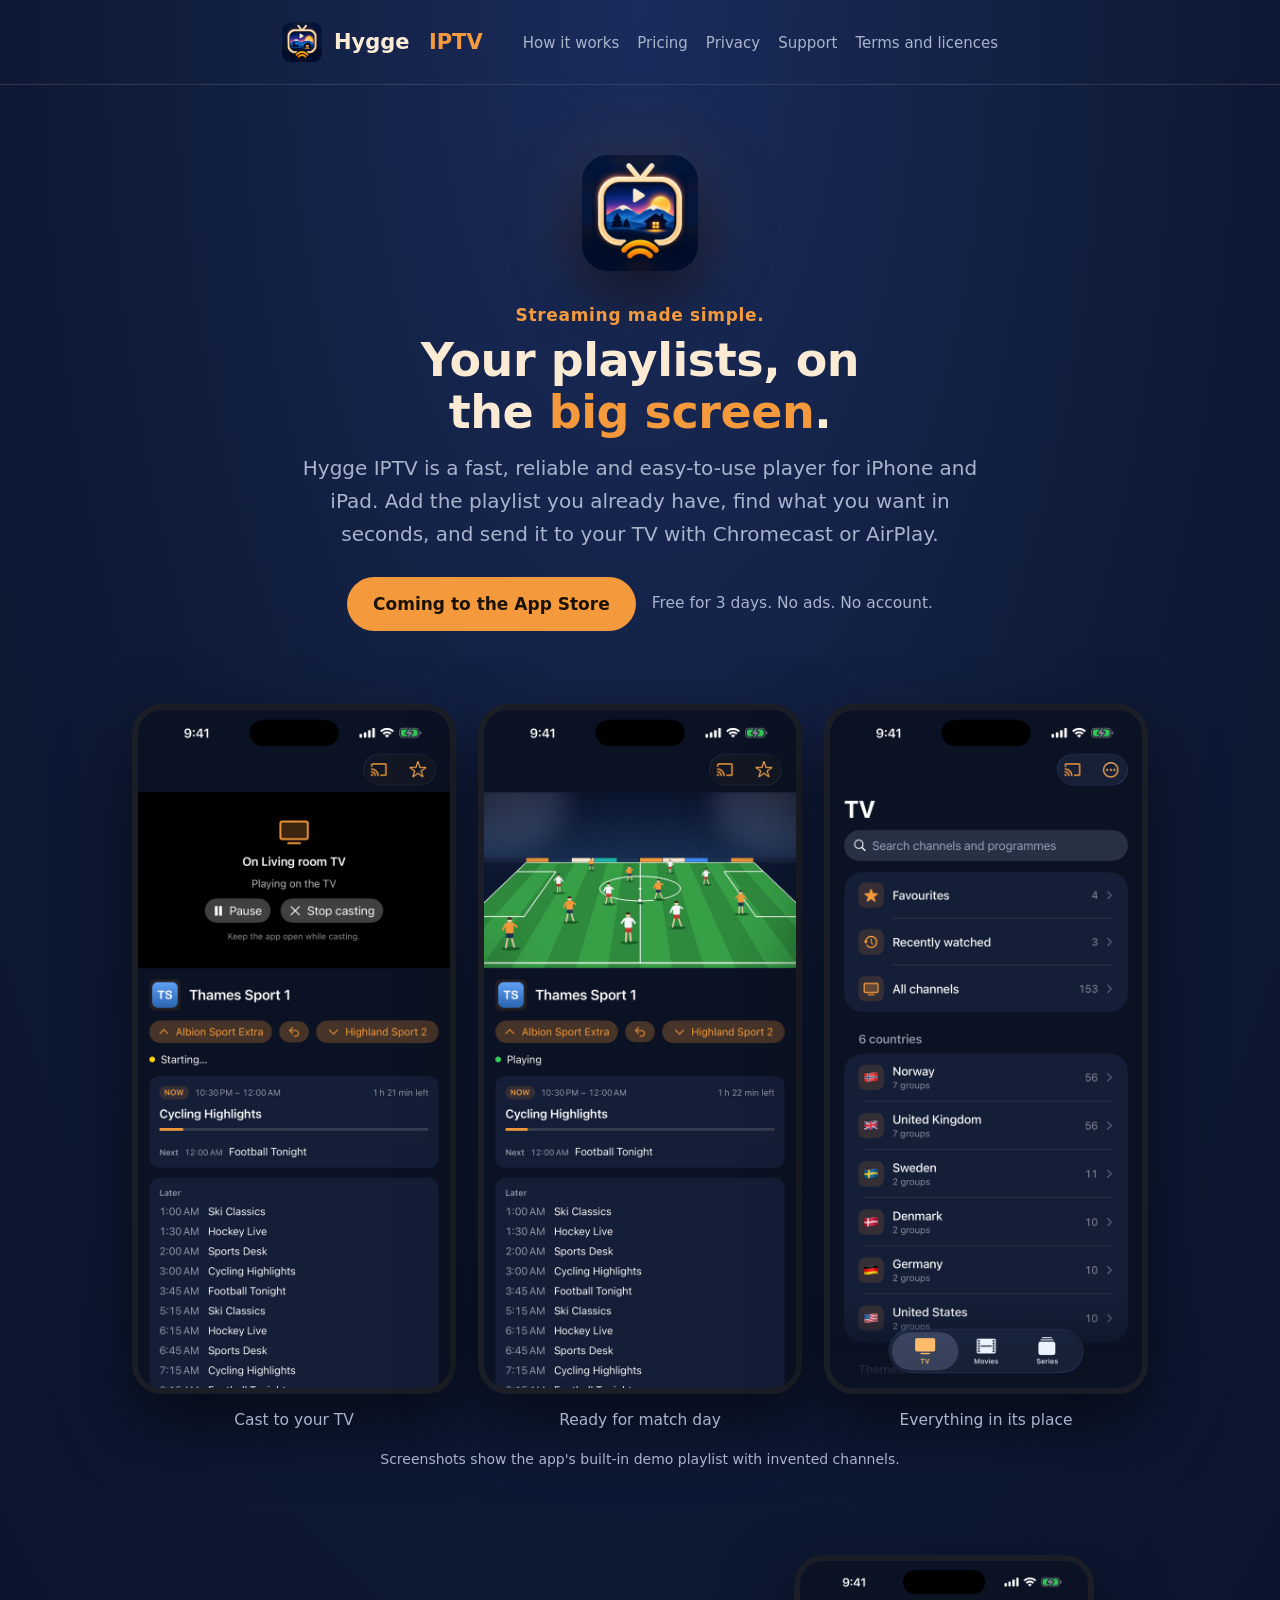
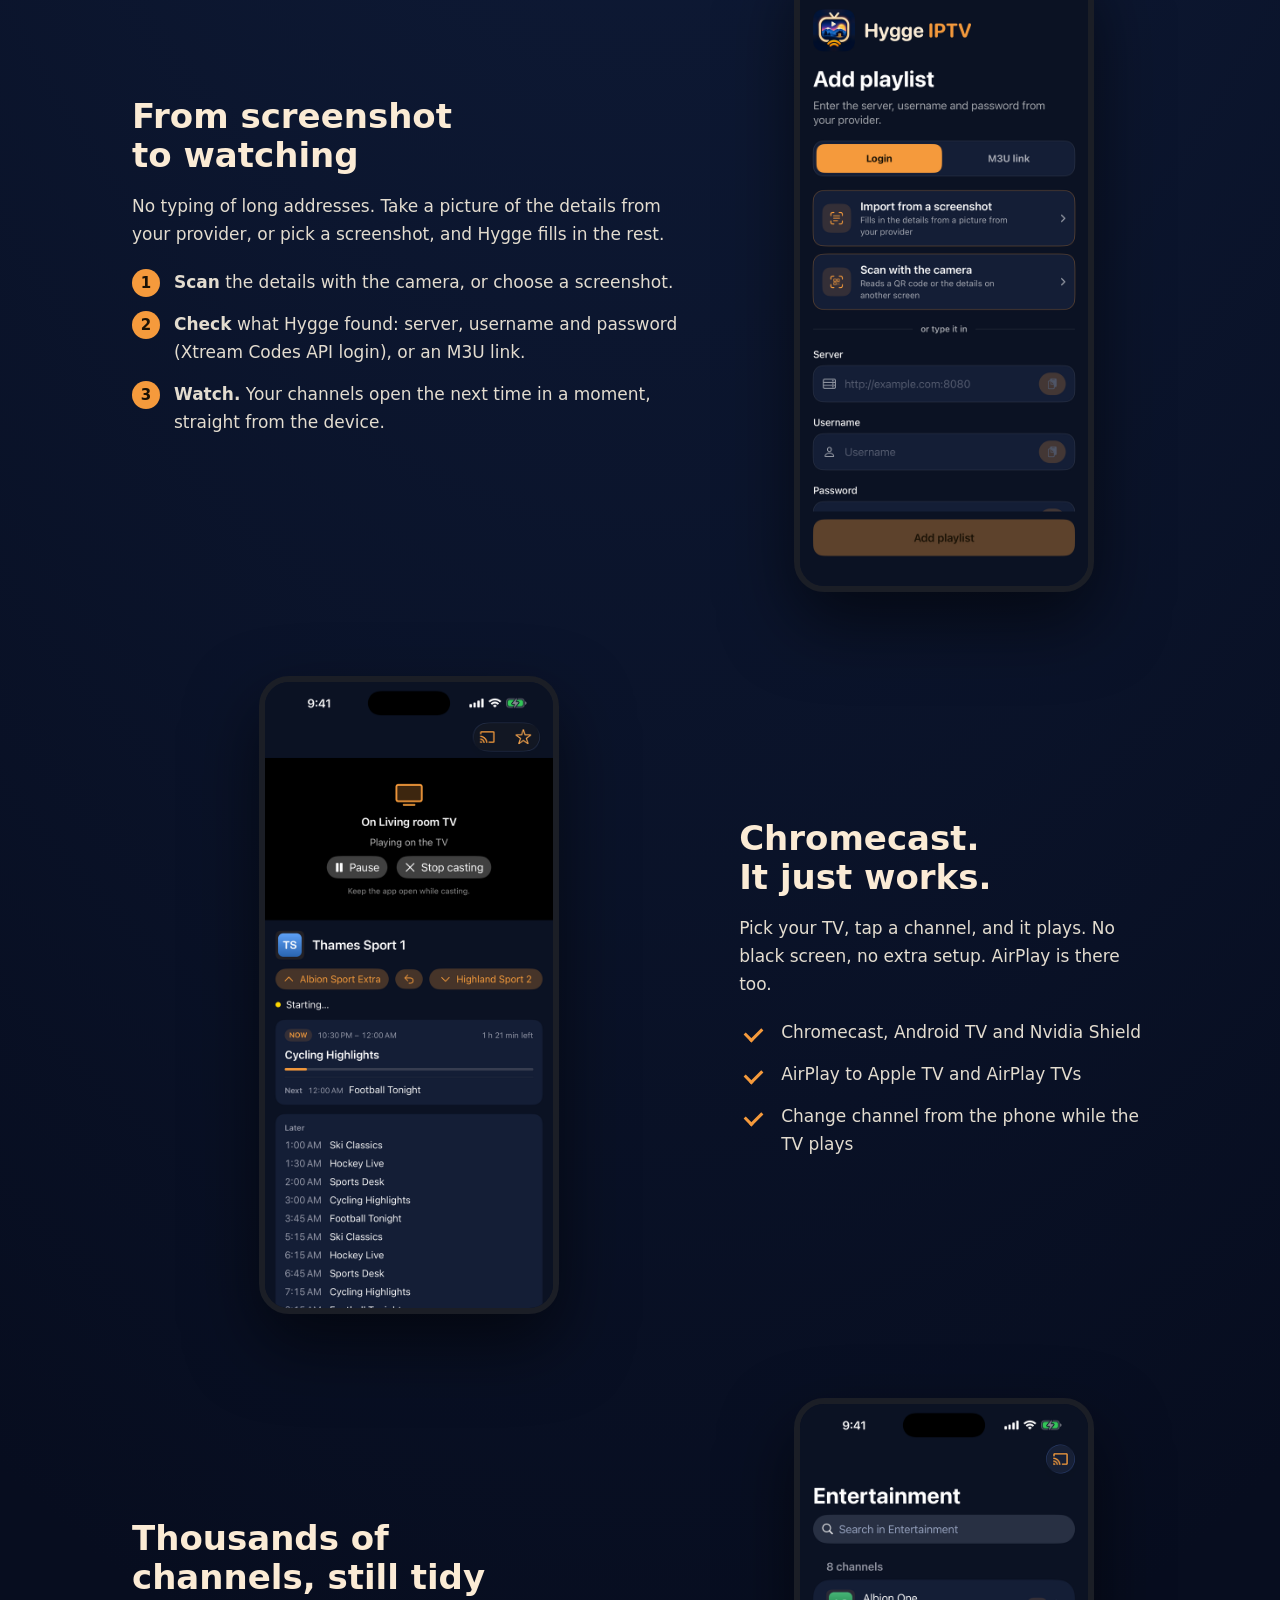
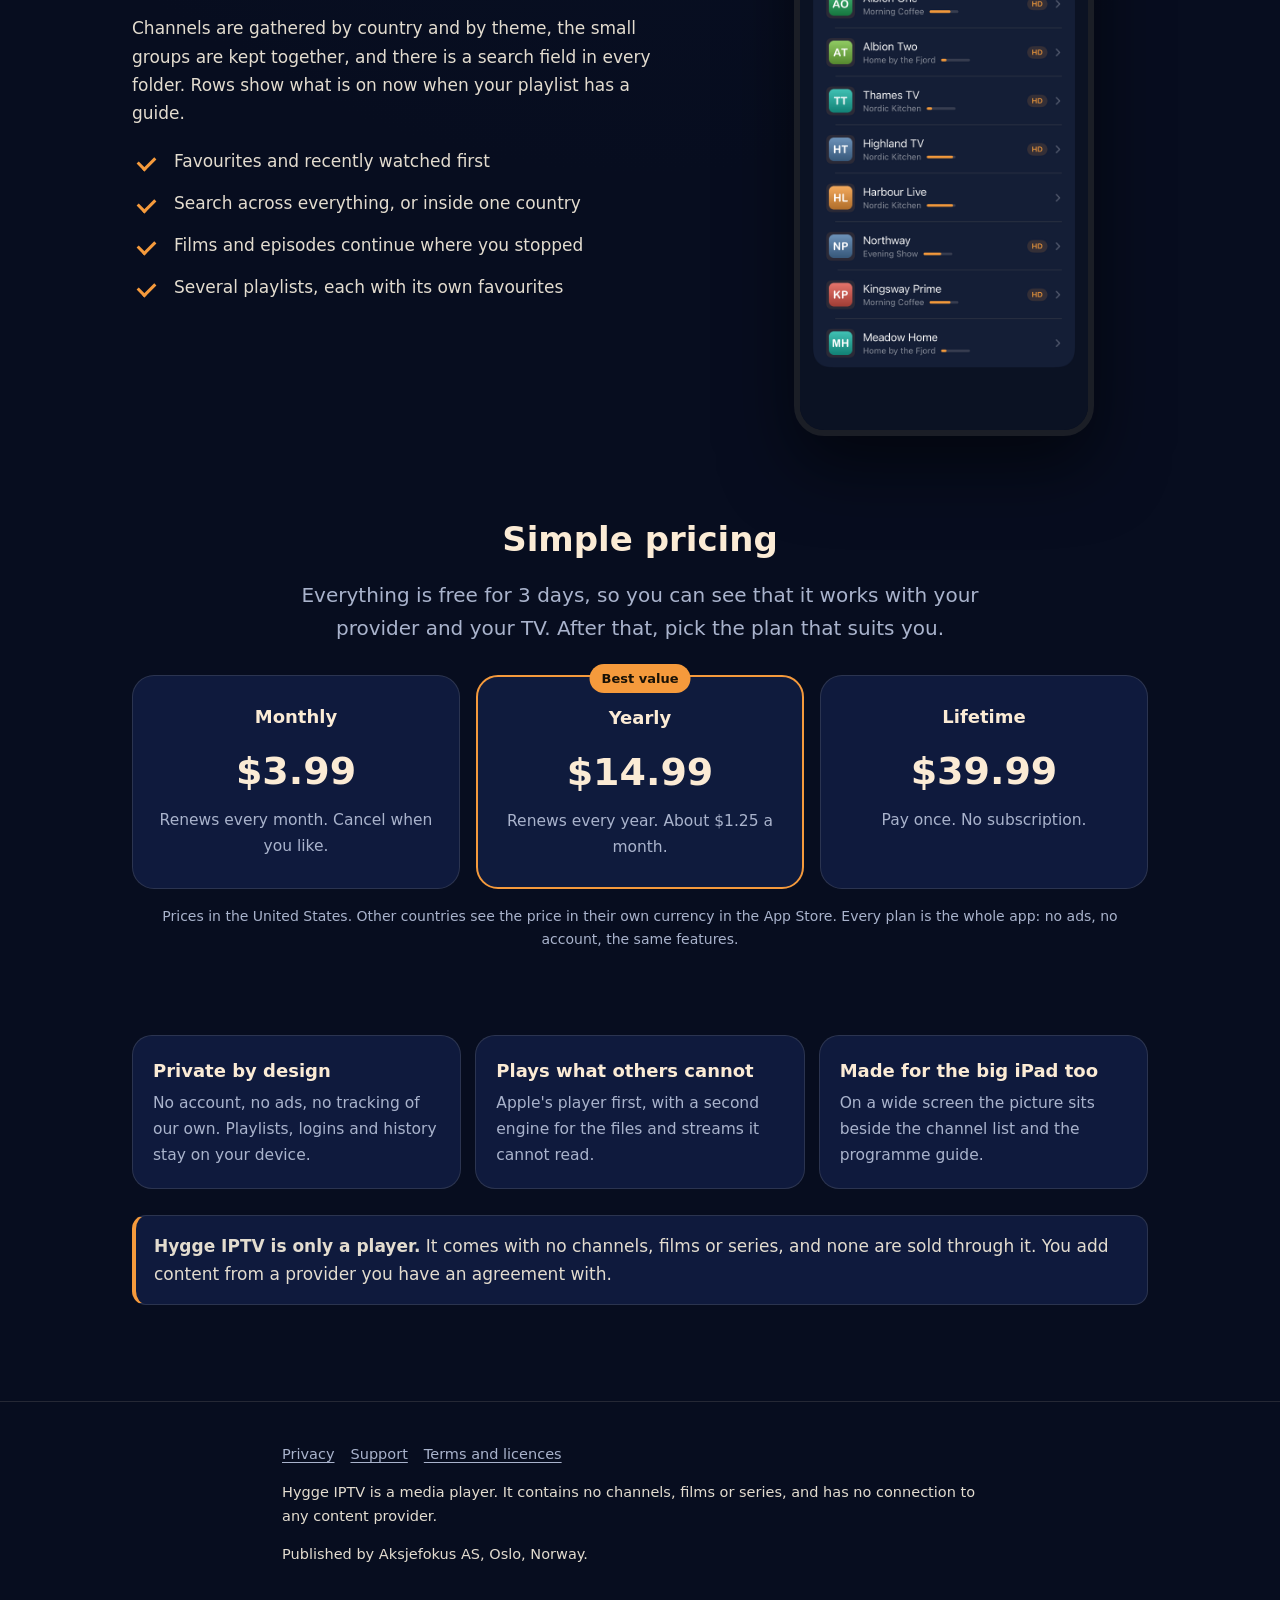
<file: index.html>
<!doctype html>
<html lang="en">
<head>
<meta charset="utf-8">
<meta name="viewport" content="width=device-width, initial-scale=1">
<title>Hygge IPTV – IPTV player for iPhone and iPad with Chromecast and AirPlay</title>
<meta name="description" content="A fast, reliable and easy-to-use IPTV player for your own M3U playlists and Xtream Codes API logins. Chromecast that works, AirPlay, programme guide, import from a screenshot. Free for 3 days, no ads, no account.">
<meta name="theme-color" content="#0e1a36">
<link rel="canonical" href="https://hyggeiptv.app/">
<meta property="og:type" content="website">
<meta property="og:site_name" content="Hygge IPTV">
<meta property="og:title" content="Hygge IPTV – IPTV player for iPhone and iPad with Chromecast and AirPlay">
<meta property="og:description" content="A fast, reliable and easy-to-use IPTV player for your own M3U playlists and Xtream Codes API logins. Chromecast that works, AirPlay, programme guide, import from a screenshot. Free for 3 days, no ads, no account.">
<meta property="og:url" content="https://hyggeiptv.app/">
<meta property="og:image" content="https://hyggeiptv.app/assets/share.png">
<meta property="og:image:width" content="1200">
<meta property="og:image:height" content="630">
<meta name="twitter:card" content="summary_large_image">
<meta name="twitter:title" content="Hygge IPTV – IPTV player for iPhone and iPad with Chromecast and AirPlay">
<meta name="twitter:description" content="A fast, reliable and easy-to-use IPTV player for your own M3U playlists and Xtream Codes API logins. Chromecast that works, AirPlay, programme guide, import from a screenshot. Free for 3 days, no ads, no account.">
<meta name="twitter:image" content="https://hyggeiptv.app/assets/share.png">
<script type="application/ld+json">
{
  "@context": "https://schema.org",
  "@type": "MobileApplication",
  "name": "Hygge IPTV",
  "description": "A media player for your own IPTV playlists (M3U links and Xtream Codes API logins) on iPhone and iPad, with Chromecast and AirPlay. It contains no channels, films or series.",
  "applicationCategory": "EntertainmentApplication",
  "operatingSystem": "iOS, iPadOS",
  "url": "https://hyggeiptv.app/",
  "image": "https://hyggeiptv.app/assets/icon-512.png",
  "offers": {
    "@type": "AggregateOffer",
    "priceCurrency": "USD",
    "lowPrice": "3.99",
    "highPrice": "39.99",
    "offerCount": "3"
  },
  "publisher": {
    "@type": "Organization",
    "name": "Aksjefokus AS",
    "url": "https://hyggeiptv.app/",
    "email": "support@hyggeiptv.app"
  }
}
</script>
<link rel="icon" href="assets/favicon.png">
<link rel="apple-touch-icon" href="assets/apple-touch-icon.png">
<link rel="stylesheet" href="style.css">
</head>
<body>
<header><div class="wrap">
  <a class="brand" href="index.html"><img src="assets/icon-512.png" alt="">Hygge&nbsp;<span>IPTV</span></a>
  <nav><a href="index.html#setup">How it works</a><a href="index.html#pricing">Pricing</a><a href="privacy.html">Privacy</a><a href="support.html">Support</a><a href="terms.html">Terms and licences</a></nav>
</div></header>
<main><div class="wrap wide">
<section class="hero">
  <img class="appicon" src="assets/icon-512.png" alt="Hygge IPTV app icon: an old TV showing a cabin with a lit window under mountains">
  <p class="kicker">Streaming made simple.</p>
  <h1>Your playlists, on the <span>big screen</span>.</h1>
  <p class="lead">Hygge IPTV is a fast, reliable and easy-to-use player for iPhone and iPad. Add the playlist you already have, find what you want in seconds, and send it to your TV with Chromecast or AirPlay.</p>
  <p class="cta"><span class="button">Coming to the App Store</span><span class="aside">Free for 3 days. No ads. No account.</span></p>
</section>

<section class="phones" aria-label="Screenshots from the app">
  <figure><img src="assets/shots/cast.png" alt="The player while a channel is playing on a TV through Chromecast" loading="lazy"><figcaption>Cast to your TV</figcaption></figure>
  <figure><img src="assets/shots/player.png" alt="The player with what is on now, the channels before and after, and the programme list" loading="lazy"><figcaption>Ready for match day</figcaption></figure>
  <figure><img src="assets/shots/home.png" alt="The home screen with favourites, recently watched, countries and themes" loading="lazy"><figcaption>Everything in its place</figcaption></figure>
</section>
<p class="fineprint">Screenshots show the app's built-in demo playlist with invented channels.</p>

<section class="band" id="setup">
  <div class="text">
    <h2>From screenshot to watching</h2>
    <p>No typing of long addresses. Take a picture of the details from your provider, or pick a screenshot, and Hygge fills in the rest.</p>
    <ol class="steps">
      <li><strong>Scan</strong> the details with the camera, or choose a screenshot.</li>
      <li><strong>Check</strong> what Hygge found: server, username and password (Xtream Codes API login), or an M3U link.</li>
      <li><strong>Watch.</strong> Your channels open the next time in a moment, straight from the device.</li>
    </ol>
  </div>
  <figure class="phone"><img src="assets/shots/add.png" alt="The add-playlist screen with import from a screenshot and from the camera" loading="lazy"></figure>
</section>

<section class="band reverse" id="cast">
  <div class="text">
    <h2>Chromecast. It just works.</h2>
    <p>Pick your TV, tap a channel, and it plays. No black screen, no extra setup. AirPlay is there too.</p>
    <ul class="ticks">
      <li>Chromecast, Android TV and Nvidia Shield</li>
      <li>AirPlay to Apple TV and AirPlay TVs</li>
      <li>Change channel from the phone while the TV plays</li>
    </ul>
  </div>
  <figure class="phone"><img src="assets/shots/cast.png" alt="The cast panel: playing on the living room TV" loading="lazy"></figure>
</section>

<section class="band" id="find">
  <div class="text">
    <h2>Thousands of channels, still tidy</h2>
    <p>Channels are gathered by country and by theme, the small groups are kept together, and there is a search field in every folder. Rows show what is on now when your playlist has a guide.</p>
    <ul class="ticks">
      <li>Favourites and recently watched first</li>
      <li>Search across everything, or inside one country</li>
      <li>Films and episodes continue where you stopped</li>
      <li>Several playlists, each with its own favourites</li>
    </ul>
  </div>
  <figure class="phone"><img src="assets/shots/country.png" alt="A country folder with its groups and a search field" loading="lazy"></figure>
</section>

<section id="pricing">
  <h2 class="center">Simple pricing</h2>
  <p class="lead center">Everything is free for 3 days, so you can see that it works with your provider and your TV. After that, pick the plan that suits you.</p>
  <div class="plans">
    <div class="plan"><h3>Monthly</h3><p class="price">$3.99</p><p>Renews every month. Cancel when you like.</p></div>
    <div class="plan best"><span class="tag">Best value</span><h3>Yearly</h3><p class="price">$14.99</p><p>Renews every year. About $1.25 a month.</p></div>
    <div class="plan"><h3>Lifetime</h3><p class="price">$39.99</p><p>Pay once. No subscription.</p></div>
  </div>
  <p class="fineprint center">Prices in the United States. Other countries see the price in their own currency in the App Store. Every plan is the whole app: no ads, no account, the same features.</p>
</section>

<section class="cards">
  <div class="card"><h3>Private by design</h3><p>No account, no ads, no tracking of our own. Playlists, logins and history stay on your device.</p></div>
  <div class="card"><h3>Plays what others cannot</h3><p>Apple's player first, with a second engine for the files and streams it cannot read.</p></div>
  <div class="card"><h3>Made for the big iPad too</h3><p>On a wide screen the picture sits beside the channel list and the programme guide.</p></div>
</section>

<div class="note"><p><strong>Hygge IPTV is only a player.</strong> It comes with no channels, films or series, and none are sold through it. You add content from a provider you have an agreement with.</p></div>

</div></main>
<footer><div class="wrap">
  <p><a href="privacy.html">Privacy</a><a href="support.html">Support</a><a href="terms.html">Terms and licences</a></p>
  <p>Hygge IPTV is a media player. It contains no channels, films or series, and has no connection to any content provider.</p>
  <p>Published by Aksjefokus AS, Oslo, Norway.</p>
</div></footer>
</body>
</html>
</file>
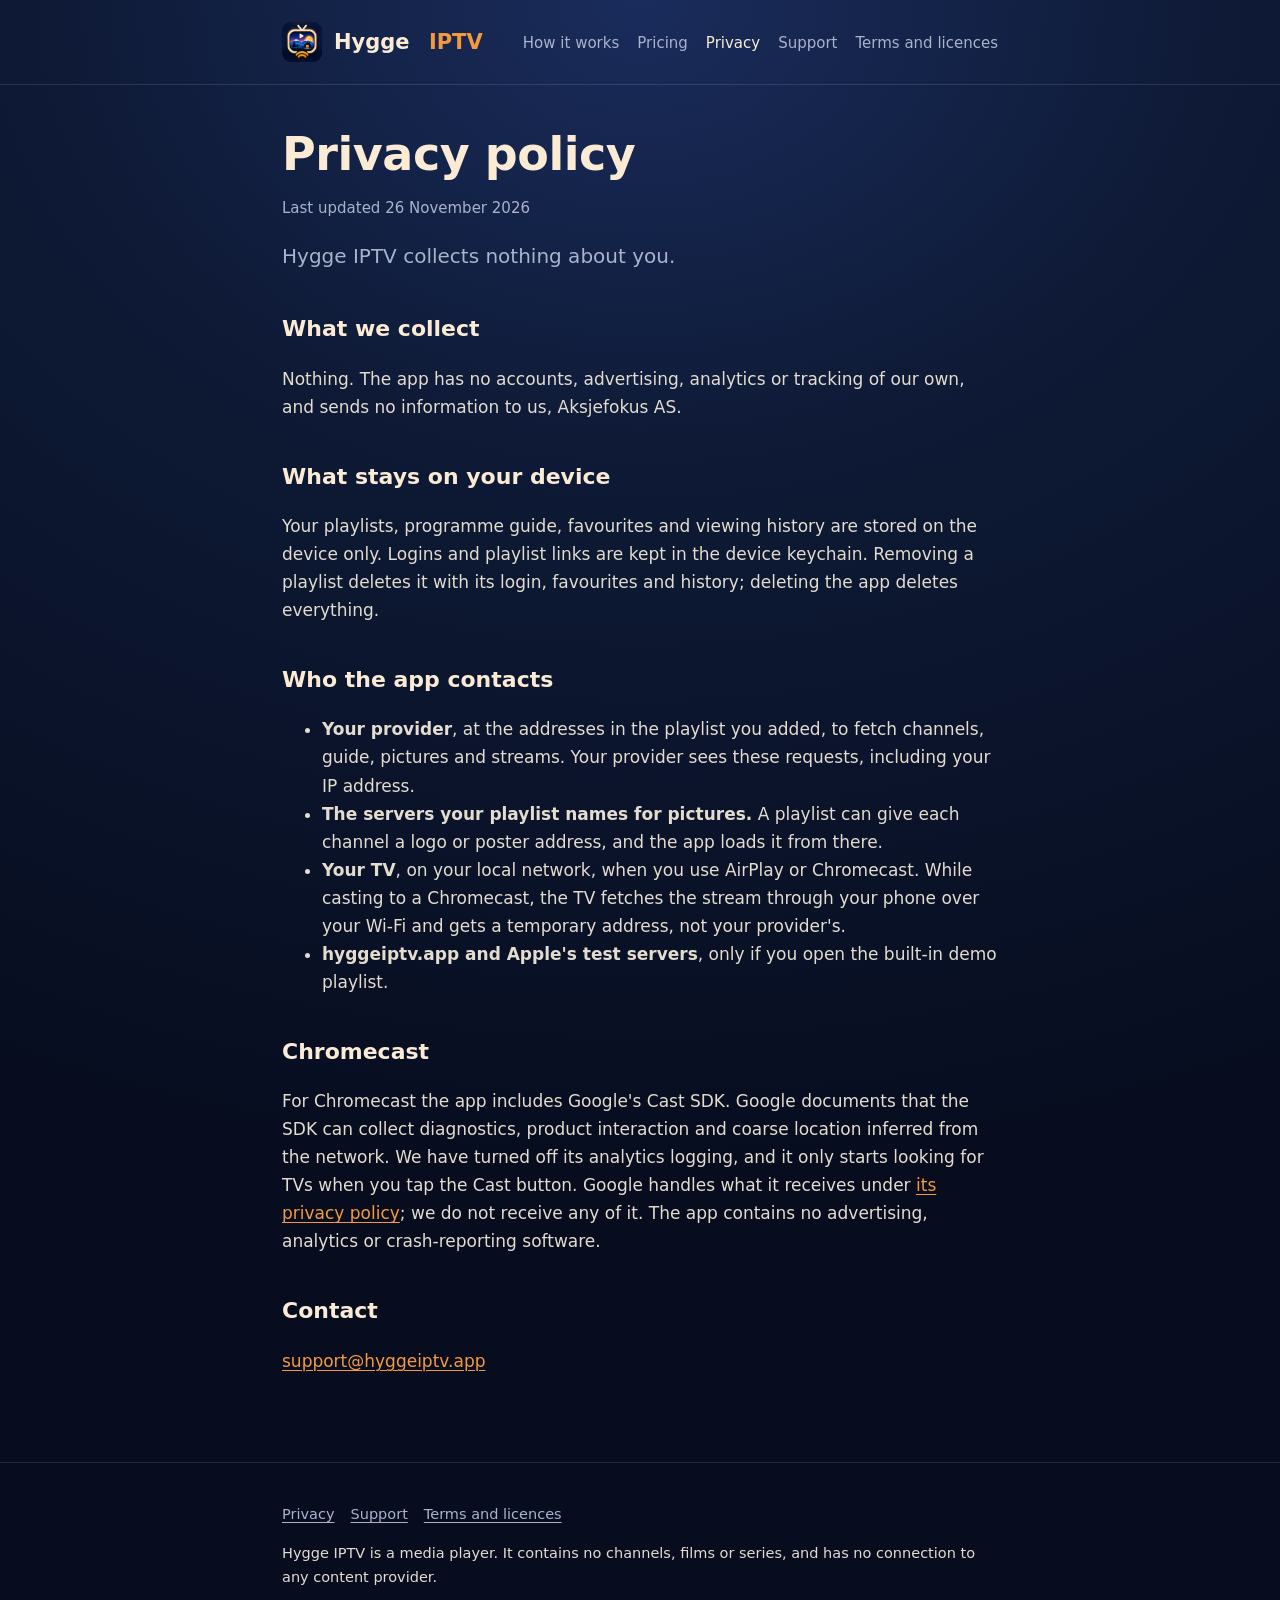
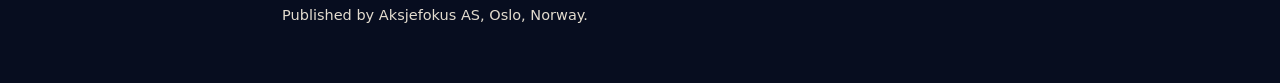
<file: privacy.html>
<!doctype html>
<html lang="en">
<head>
<meta charset="utf-8">
<meta name="viewport" content="width=device-width, initial-scale=1">
<title>Privacy policy – Hygge IPTV</title>
<meta name="description" content="Hygge IPTV collects nothing about you. Playlists, logins and history stay on your device.">
<meta name="theme-color" content="#0e1a36">
<link rel="canonical" href="https://hyggeiptv.app/privacy.html">
<meta property="og:type" content="website">
<meta property="og:site_name" content="Hygge IPTV">
<meta property="og:title" content="Privacy policy – Hygge IPTV">
<meta property="og:description" content="Hygge IPTV collects nothing about you. Playlists, logins and history stay on your device.">
<meta property="og:url" content="https://hyggeiptv.app/privacy.html">
<meta property="og:image" content="https://hyggeiptv.app/assets/share.png">
<meta property="og:image:width" content="1200">
<meta property="og:image:height" content="630">
<meta name="twitter:card" content="summary_large_image">
<meta name="twitter:title" content="Privacy policy – Hygge IPTV">
<meta name="twitter:description" content="Hygge IPTV collects nothing about you. Playlists, logins and history stay on your device.">
<meta name="twitter:image" content="https://hyggeiptv.app/assets/share.png">

<link rel="icon" href="assets/favicon.png">
<link rel="apple-touch-icon" href="assets/apple-touch-icon.png">
<link rel="stylesheet" href="style.css">
</head>
<body>
<header><div class="wrap">
  <a class="brand" href="index.html"><img src="assets/icon-512.png" alt="">Hygge&nbsp;<span>IPTV</span></a>
  <nav><a href="index.html#setup">How it works</a><a href="index.html#pricing">Pricing</a><a href="privacy.html" aria-current="page">Privacy</a><a href="support.html">Support</a><a href="terms.html">Terms and licences</a></nav>
</div></header>
<main><div class="wrap">
<h1>Privacy policy</h1>
<p class="updated">Last updated 26 November 2026</p>
<p class="lead">Hygge IPTV collects nothing about you.</p>

<h2>What we collect</h2>
<p>Nothing. The app has no accounts, advertising, analytics or tracking of our own, and sends no information to us, Aksjefokus AS.</p>

<h2>What stays on your device</h2>
<p>Your playlists, programme guide, favourites and viewing history are stored on the device only. Logins and playlist links are kept in the device keychain. Removing a playlist deletes it with its login, favourites and history; deleting the app deletes everything.</p>

<h2>Who the app contacts</h2>
<ul>
  <li><strong>Your provider</strong>, at the addresses in the playlist you added, to fetch channels, guide, pictures and streams. Your provider sees these requests, including your IP address.</li>
  <li><strong>The servers your playlist names for pictures.</strong> A playlist can give each channel a logo or poster address, and the app loads it from there.</li>
  <li><strong>Your TV</strong>, on your local network, when you use AirPlay or Chromecast. While casting to a Chromecast, the TV fetches the stream through your phone over your Wi-Fi and gets a temporary address, not your provider's.</li>
  <li><strong>hyggeiptv.app and Apple's test servers</strong>, only if you open the built-in demo playlist.</li>
</ul>

<h2>Chromecast</h2>
<p>For Chromecast the app includes Google's Cast SDK. Google documents that the SDK can collect diagnostics, product interaction and coarse location inferred from the network. We have turned off its analytics logging, and it only starts looking for TVs when you tap the Cast button. Google handles what it receives under <a href="https://policies.google.com/privacy">its privacy policy</a>; we do not receive any of it. The app contains no advertising, analytics or crash-reporting software.</p>

<h2>Contact</h2>
<p><a href="mailto:support@hyggeiptv.app">support@hyggeiptv.app</a></p>

</div></main>
<footer><div class="wrap">
  <p><a href="privacy.html">Privacy</a><a href="support.html">Support</a><a href="terms.html">Terms and licences</a></p>
  <p>Hygge IPTV is a media player. It contains no channels, films or series, and has no connection to any content provider.</p>
  <p>Published by Aksjefokus AS, Oslo, Norway.</p>
</div></footer>
</body>
</html>
</file>
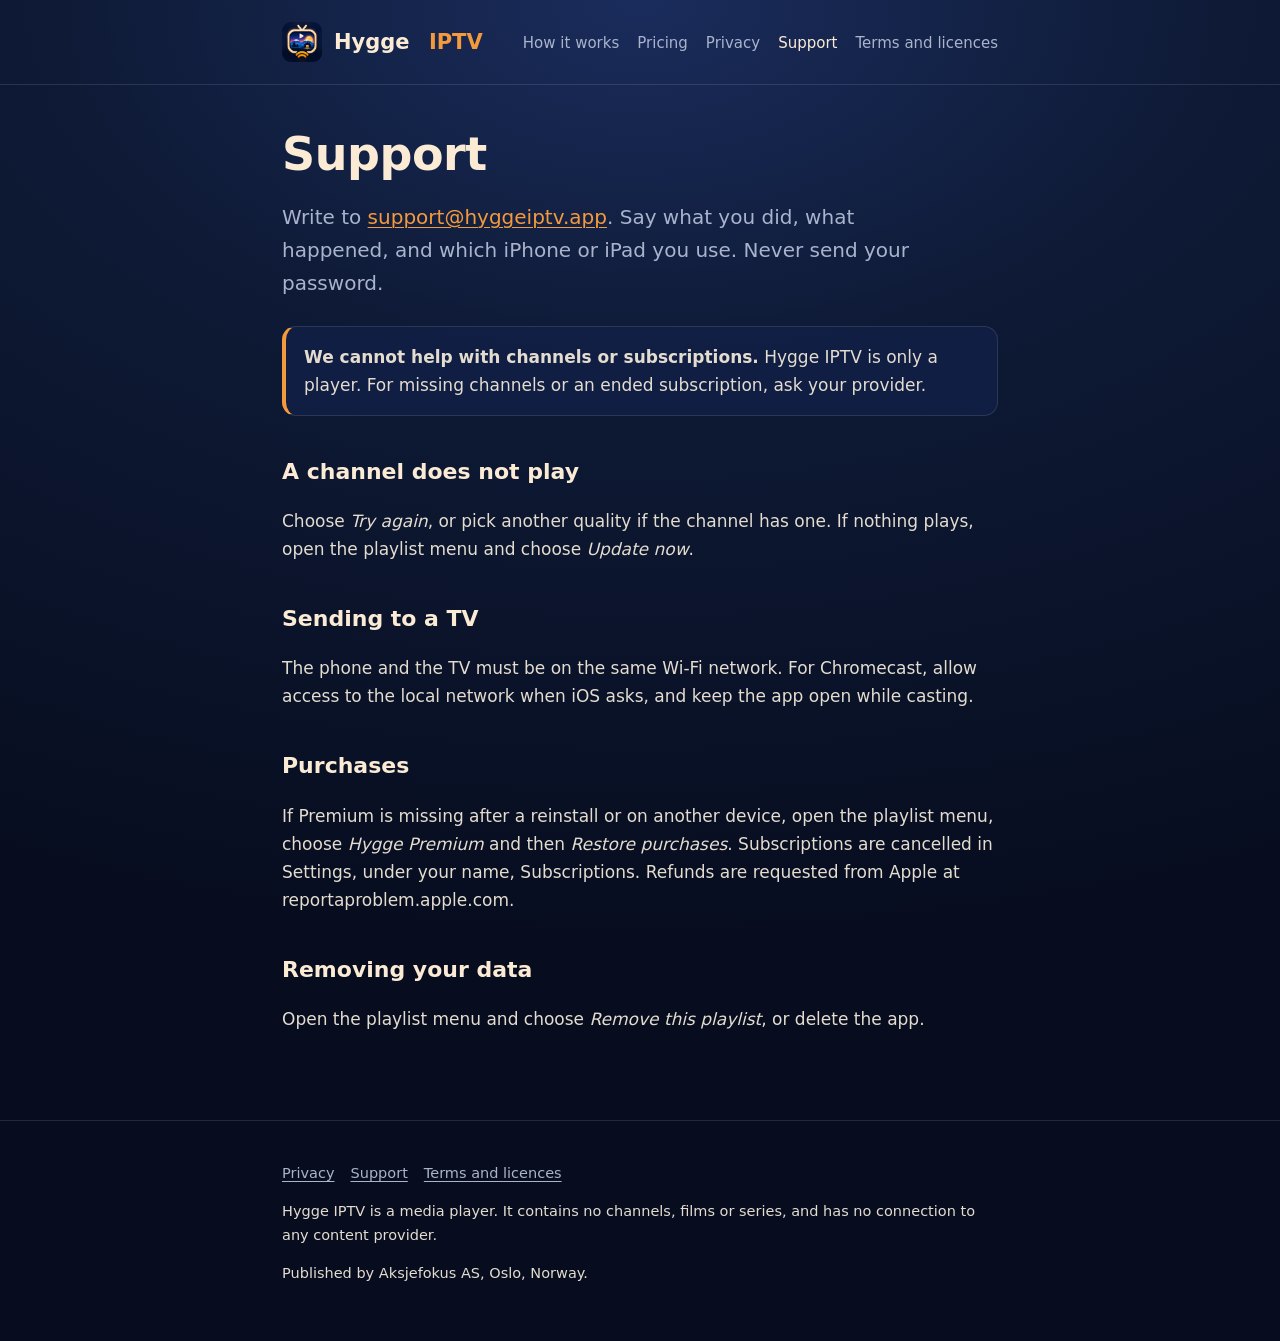
<file: support.html>
<!doctype html>
<html lang="en">
<head>
<meta charset="utf-8">
<meta name="viewport" content="width=device-width, initial-scale=1">
<title>Support – Hygge IPTV</title>
<meta name="description" content="Help with adding a playlist, playback, the programme guide, AirPlay and Chromecast in Hygge IPTV.">
<meta name="theme-color" content="#0e1a36">
<link rel="canonical" href="https://hyggeiptv.app/support.html">
<meta property="og:type" content="website">
<meta property="og:site_name" content="Hygge IPTV">
<meta property="og:title" content="Support – Hygge IPTV">
<meta property="og:description" content="Help with adding a playlist, playback, the programme guide, AirPlay and Chromecast in Hygge IPTV.">
<meta property="og:url" content="https://hyggeiptv.app/support.html">
<meta property="og:image" content="https://hyggeiptv.app/assets/share.png">
<meta property="og:image:width" content="1200">
<meta property="og:image:height" content="630">
<meta name="twitter:card" content="summary_large_image">
<meta name="twitter:title" content="Support – Hygge IPTV">
<meta name="twitter:description" content="Help with adding a playlist, playback, the programme guide, AirPlay and Chromecast in Hygge IPTV.">
<meta name="twitter:image" content="https://hyggeiptv.app/assets/share.png">

<link rel="icon" href="assets/favicon.png">
<link rel="apple-touch-icon" href="assets/apple-touch-icon.png">
<link rel="stylesheet" href="style.css">
</head>
<body>
<header><div class="wrap">
  <a class="brand" href="index.html"><img src="assets/icon-512.png" alt="">Hygge&nbsp;<span>IPTV</span></a>
  <nav><a href="index.html#setup">How it works</a><a href="index.html#pricing">Pricing</a><a href="privacy.html">Privacy</a><a href="support.html" aria-current="page">Support</a><a href="terms.html">Terms and licences</a></nav>
</div></header>
<main><div class="wrap">
<h1>Support</h1>
<p class="lead">Write to <a href="mailto:support@hyggeiptv.app">support@hyggeiptv.app</a>. Say what you did, what happened, and which iPhone or iPad you use. Never send your password.</p>

<div class="note"><p><strong>We cannot help with channels or subscriptions.</strong> Hygge IPTV is only a player. For missing channels or an ended subscription, ask your provider.</p></div>

<h2>A channel does not play</h2>
<p>Choose <em>Try again</em>, or pick another quality if the channel has one. If nothing plays, open the playlist menu and choose <em>Update now</em>.</p>

<h2>Sending to a TV</h2>
<p>The phone and the TV must be on the same Wi-Fi network. For Chromecast, allow access to the local network when iOS asks, and keep the app open while casting.</p>

<h2>Purchases</h2>
<p>If Premium is missing after a reinstall or on another device, open the playlist menu, choose <em>Hygge Premium</em> and then <em>Restore purchases</em>. Subscriptions are cancelled in Settings, under your name, Subscriptions. Refunds are requested from Apple at reportaproblem.apple.com.</p>

<h2>Removing your data</h2>
<p>Open the playlist menu and choose <em>Remove this playlist</em>, or delete the app.</p>

</div></main>
<footer><div class="wrap">
  <p><a href="privacy.html">Privacy</a><a href="support.html">Support</a><a href="terms.html">Terms and licences</a></p>
  <p>Hygge IPTV is a media player. It contains no channels, films or series, and has no connection to any content provider.</p>
  <p>Published by Aksjefokus AS, Oslo, Norway.</p>
</div></footer>
</body>
</html>
</file>
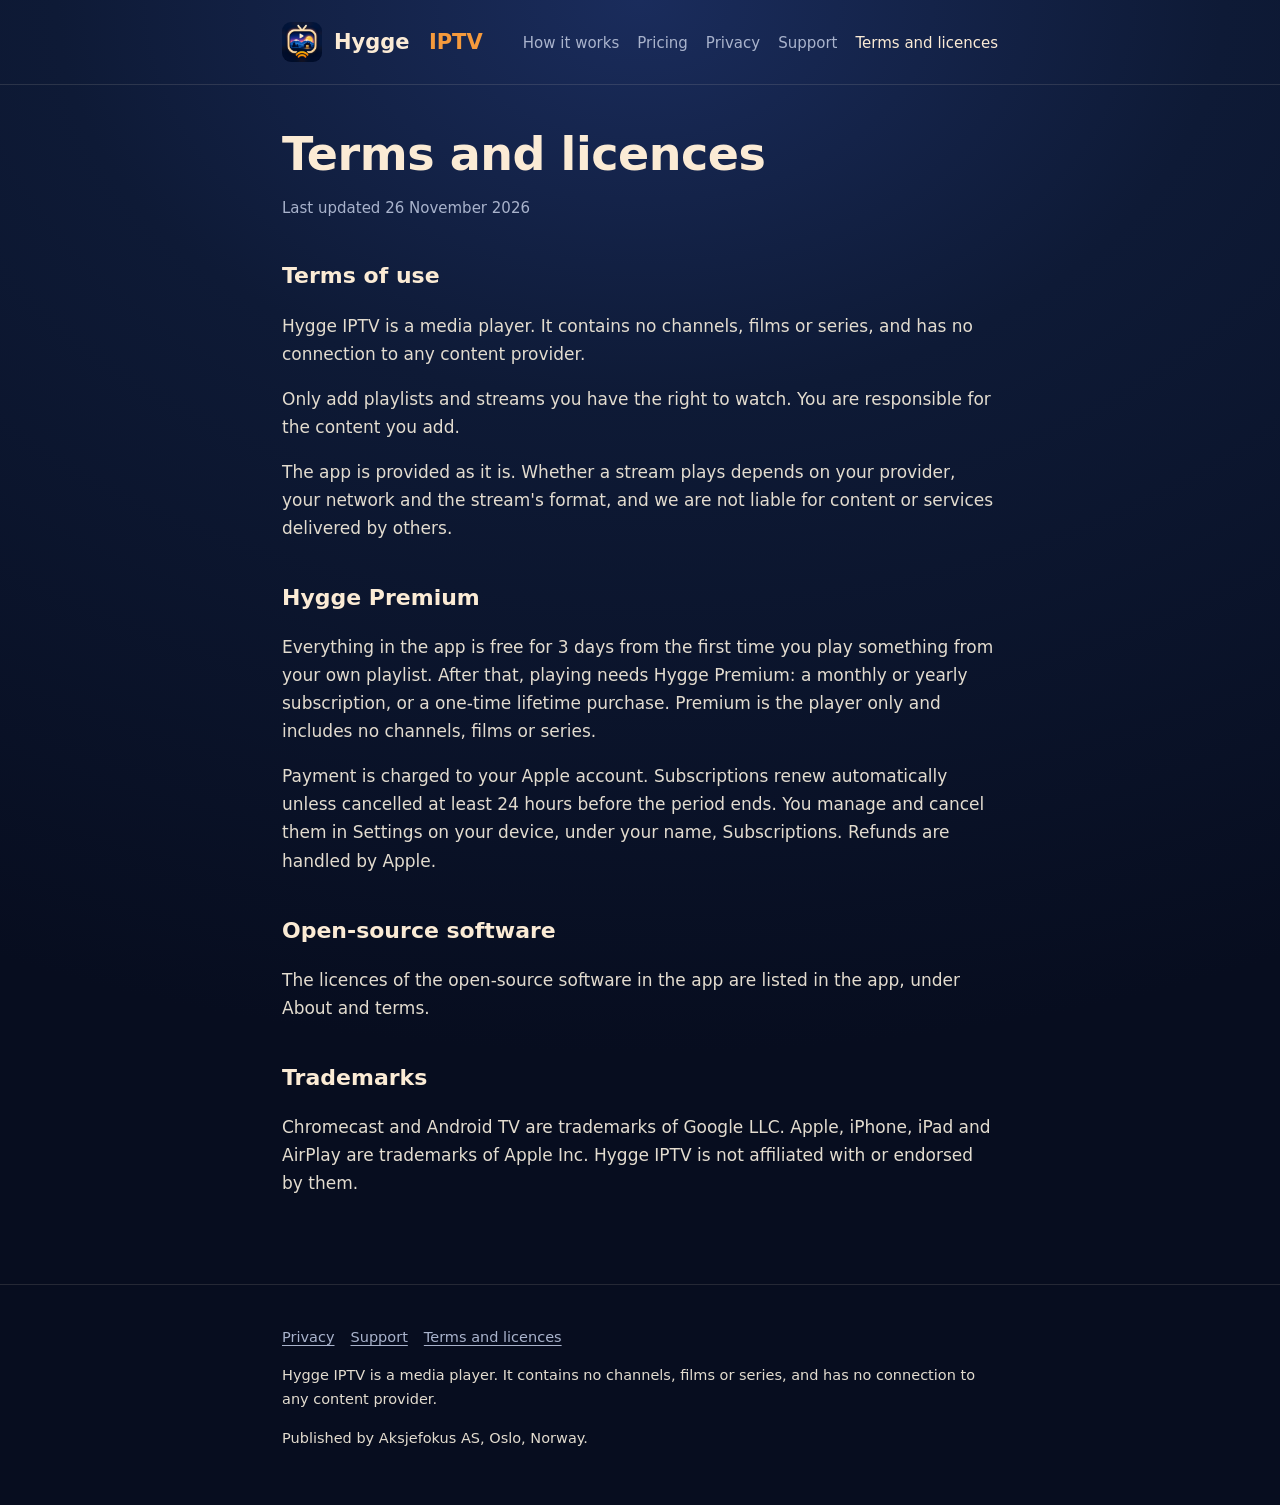
<file: terms.html>
<!doctype html>
<html lang="en">
<head>
<meta charset="utf-8">
<meta name="viewport" content="width=device-width, initial-scale=1">
<title>Terms and licences – Hygge IPTV</title>
<meta name="description" content="Terms of use for Hygge IPTV and the licences of the open-source software in the app.">
<meta name="theme-color" content="#0e1a36">
<link rel="canonical" href="https://hyggeiptv.app/terms.html">
<meta property="og:type" content="website">
<meta property="og:site_name" content="Hygge IPTV">
<meta property="og:title" content="Terms and licences – Hygge IPTV">
<meta property="og:description" content="Terms of use for Hygge IPTV and the licences of the open-source software in the app.">
<meta property="og:url" content="https://hyggeiptv.app/terms.html">
<meta property="og:image" content="https://hyggeiptv.app/assets/share.png">
<meta property="og:image:width" content="1200">
<meta property="og:image:height" content="630">
<meta name="twitter:card" content="summary_large_image">
<meta name="twitter:title" content="Terms and licences – Hygge IPTV">
<meta name="twitter:description" content="Terms of use for Hygge IPTV and the licences of the open-source software in the app.">
<meta name="twitter:image" content="https://hyggeiptv.app/assets/share.png">

<link rel="icon" href="assets/favicon.png">
<link rel="apple-touch-icon" href="assets/apple-touch-icon.png">
<link rel="stylesheet" href="style.css">
</head>
<body>
<header><div class="wrap">
  <a class="brand" href="index.html"><img src="assets/icon-512.png" alt="">Hygge&nbsp;<span>IPTV</span></a>
  <nav><a href="index.html#setup">How it works</a><a href="index.html#pricing">Pricing</a><a href="privacy.html">Privacy</a><a href="support.html">Support</a><a href="terms.html" aria-current="page">Terms and licences</a></nav>
</div></header>
<main><div class="wrap">
<h1>Terms and licences</h1>
<p class="updated">Last updated 26 November 2026</p>

<h2>Terms of use</h2>
<p>Hygge IPTV is a media player. It contains no channels, films or series, and has no connection to any content provider.</p>
<p>Only add playlists and streams you have the right to watch. You are responsible for the content you add.</p>
<p>The app is provided as it is. Whether a stream plays depends on your provider, your network and the stream's format, and we are not liable for content or services delivered by others.</p>

<h2>Hygge Premium</h2>
<p>Everything in the app is free for 3 days from the first time you play something from your own playlist. After that, playing needs Hygge Premium: a monthly or yearly subscription, or a one-time lifetime purchase. Premium is the player only and includes no channels, films or series.</p>
<p>Payment is charged to your Apple account. Subscriptions renew automatically unless cancelled at least 24 hours before the period ends. You manage and cancel them in Settings on your device, under your name, Subscriptions. Refunds are handled by Apple.</p>

<h2>Open-source software</h2>
<p>The licences of the open-source software in the app are listed in the app, under About and terms.</p>

<h2>Trademarks</h2>
<p>Chromecast and Android TV are trademarks of Google LLC. Apple, iPhone, iPad and AirPlay are trademarks of Apple Inc. Hygge IPTV is not affiliated with or endorsed by them.</p>

</div></main>
<footer><div class="wrap">
  <p><a href="privacy.html">Privacy</a><a href="support.html">Support</a><a href="terms.html">Terms and licences</a></p>
  <p>Hygge IPTV is a media player. It contains no channels, films or series, and has no connection to any content provider.</p>
  <p>Published by Aksjefokus AS, Oslo, Norway.</p>
</div></footer>
</body>
</html>
</file>
<file: style.css>
/* Hygge IPTV website. Navy, cream and warm orange, as in the app icon. */
:root { --night: #070d1f; --navy: #0e1a36; --panel: #13224a; --cream: #fbebd5; --muted: #a9b3cc; --orange: #f59a3c; --line: rgba(251, 235, 213, 0.12); }
* { box-sizing: border-box; }
html { background: var(--night); }
body { margin: 0; color: var(--cream); background: radial-gradient(120% 70% at 50% 0%, #1a2c5c 0%, var(--navy) 38%, var(--night) 100%) no-repeat, var(--night);
       font: 17px/1.65 ui-rounded, "SF Pro Rounded", system-ui, -apple-system, "Segoe UI", Roboto, sans-serif; min-height: 100vh; }
a { color: var(--orange); text-decoration-thickness: 1px; text-underline-offset: 3px; }
.wrap { max-width: 760px; margin: 0 auto; padding: 0 22px; }
header { padding: 22px 0; border-bottom: 1px solid var(--line); }
header .wrap { display: flex; align-items: center; gap: 14px; flex-wrap: wrap; }
.brand { display: flex; align-items: center; gap: 12px; text-decoration: none; color: var(--cream); font-weight: 800; font-size: 21px; margin-right: auto; }
.brand img { width: 40px; height: 40px; border-radius: 22.5%; }
.brand span { color: var(--orange); }
nav a { color: var(--muted); text-decoration: none; margin-left: 18px; font-size: 15px; }
nav a:hover, nav a[aria-current] { color: var(--cream); }
main { padding: 44px 0 70px; }
h1 { font-size: clamp(32px, 6vw, 46px); line-height: 1.12; margin: 0 0 14px; letter-spacing: -0.01em; text-wrap: balance; }
h2 { font-size: 22px; margin: 38px 0 8px; }
p, li { color: #e3dccf; }
.lead { font-size: 20px; color: var(--muted); max-width: 34em; }
.hero { text-align: center; padding: 26px 0 8px; }
.hero img { width: 168px; height: 168px; border-radius: 22.5%; box-shadow: 0 24px 60px rgba(0, 0, 0, 0.55), 0 0 90px rgba(245, 154, 60, 0.16); }
.hero h1 span { color: var(--orange); }
.hero .lead { margin: 0 auto; }
.pill { display: inline-block; margin-top: 22px; padding: 9px 20px; border-radius: 999px; border: 1px solid var(--line); color: var(--muted); font-size: 15px; }
.cards { display: grid; grid-template-columns: repeat(auto-fit, minmax(220px, 1fr)); gap: 14px; margin-top: 40px; }
.card { background: rgba(19, 34, 74, 0.7); border: 1px solid var(--line); border-radius: 20px; padding: 20px; }
.card h3 { margin: 0 0 6px; font-size: 18px; color: var(--cream); }
.card p { margin: 0; font-size: 15.5px; color: var(--muted); }
.note { background: rgba(19, 34, 74, 0.7); border: 1px solid var(--line); border-left: 4px solid var(--orange); border-radius: 14px; padding: 16px 18px; margin: 26px 0; }
.note p { margin: 0; }
footer { border-top: 1px solid var(--line); padding: 26px 0 40px; color: var(--muted); font-size: 14.5px; }
footer a { color: var(--muted); margin-right: 16px; }
.updated { color: var(--muted); font-size: 15px; }

/* Product page */
.wide { max-width: 1060px; }
.hero .appicon { width: 116px; height: 116px; }
.kicker { color: var(--orange); font-weight: 700; letter-spacing: 0.04em; margin: 22px 0 6px; }
.hero h1 { max-width: 15em; margin-left: auto; margin-right: auto; }
.cta { margin-top: 26px; display: flex; gap: 16px; align-items: center; justify-content: center; flex-wrap: wrap; }
.button { background: var(--orange); color: #1a1206; font-weight: 800; padding: 13px 26px; border-radius: 999px; }
.aside { color: var(--muted); font-size: 15.5px; }
.center { text-align: center; margin-left: auto; margin-right: auto; }
.fineprint { color: var(--muted); font-size: 14px; }
.phones { display: grid; grid-template-columns: repeat(3, 1fr); gap: 22px; margin: 48px 0 10px; }
.phones figure, .phone { margin: 0; text-align: center; }
.phones img, .phone img { width: 100%; height: auto; border-radius: 30px; border: 6px solid #1b1e26; background: #1b1e26;
  box-shadow: 0 30px 70px rgba(0, 0, 0, 0.55); display: block; }
.phones figcaption { margin-top: 14px; color: var(--muted); font-size: 15.5px; }
.phones + .fineprint { text-align: center; }
section[id], .cards { margin-top: 84px; }
.band { display: grid; grid-template-columns: 1.15fr 0.85fr; gap: 54px; align-items: center; }
.band.reverse .text { order: 2; }
.band h2, #pricing h2 { font-size: clamp(26px, 4vw, 34px); line-height: 1.15; margin: 0 0 12px; text-wrap: balance; }
.band .phone { max-width: 300px; justify-self: center; }
.steps, .ticks { padding: 0; margin: 20px 0 0; list-style: none; }
.steps { counter-reset: step; }
.steps li, .ticks li { position: relative; padding-left: 42px; margin-bottom: 14px; }
.steps li::before { counter-increment: step; content: counter(step); position: absolute; left: 0; top: 1px; width: 28px; height: 28px; border-radius: 50%;
  background: var(--orange); color: #1a1206; font-weight: 800; font-size: 15px; display: grid; place-items: center; }
.ticks li::before { content: ""; position: absolute; left: 6px; top: 9px; width: 14px; height: 8px; border-left: 3px solid var(--orange); border-bottom: 3px solid var(--orange); transform: rotate(-45deg); }
.plans { display: grid; grid-template-columns: repeat(3, 1fr); gap: 16px; margin: 30px 0 16px; }
.plan { position: relative; background: rgba(19, 34, 74, 0.7); border: 1px solid var(--line); border-radius: 22px; padding: 26px 22px; text-align: center; }
.plan.best { border: 2px solid var(--orange); }
.plan h3 { margin: 0; font-size: 18px; }
.plan .price { font-size: 38px; font-weight: 800; color: var(--cream); margin: 8px 0 6px; }
.plan p { margin: 0; color: var(--muted); font-size: 15.5px; }
.tag { position: absolute; top: -13px; left: 50%; transform: translateX(-50%); background: var(--orange); color: #1a1206; font-weight: 800; font-size: 13px; padding: 4px 12px; border-radius: 999px; white-space: nowrap; }
@media (max-width: 760px) {
  .phones { grid-template-columns: 1fr 1fr; }
  .phones figure:nth-child(3) { display: none; }
  .band, .band.reverse { grid-template-columns: 1fr; gap: 28px; }
  .band.reverse .text { order: 0; }
  .plans { grid-template-columns: 1fr; }
  section[id], .cards { margin-top: 60px; }
  nav a { margin-left: 12px; font-size: 14px; }
}
</file>
